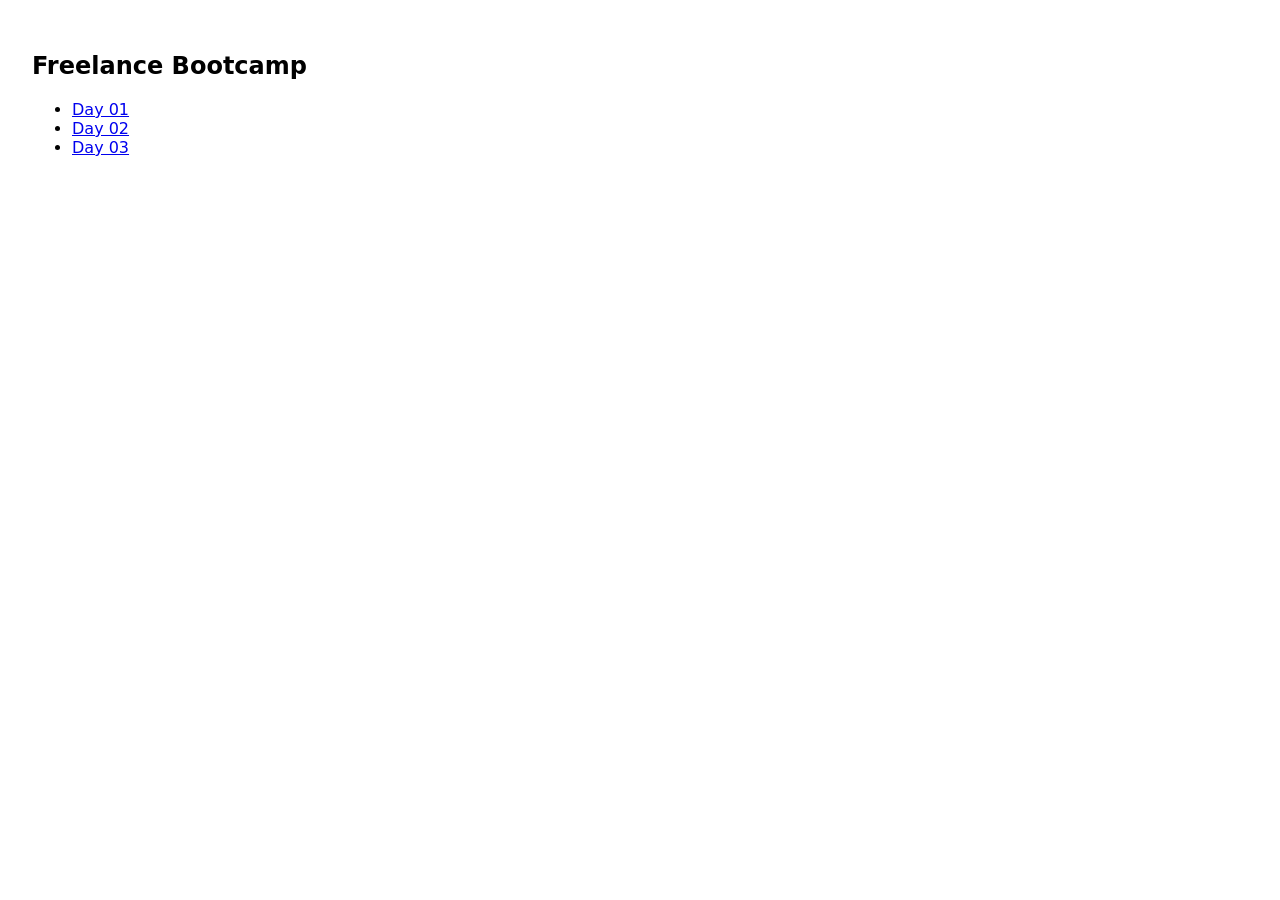
<file: index.html>
<!doctype html>
<html>
	<head>
		<meta charset="UTF-8" />
		<meta name="viewport" content="width=device-width, initial-scale=1.0" />
		<title>Freelance Bootcamp</title>
	</head>
	<body style="font-family: system-ui; padding: 24px;">
		<h2>Freelance Bootcamp</h2>
		<ul>
			<li><a href="./day-01/index.html">Day 01</a></li>
			<li><a href="./day-02/index.html">Day 02</a></li>
			<li><a href="./day-03/index.html">Day 03</a></li>
		</ul>
	</body>
</html>
</file>
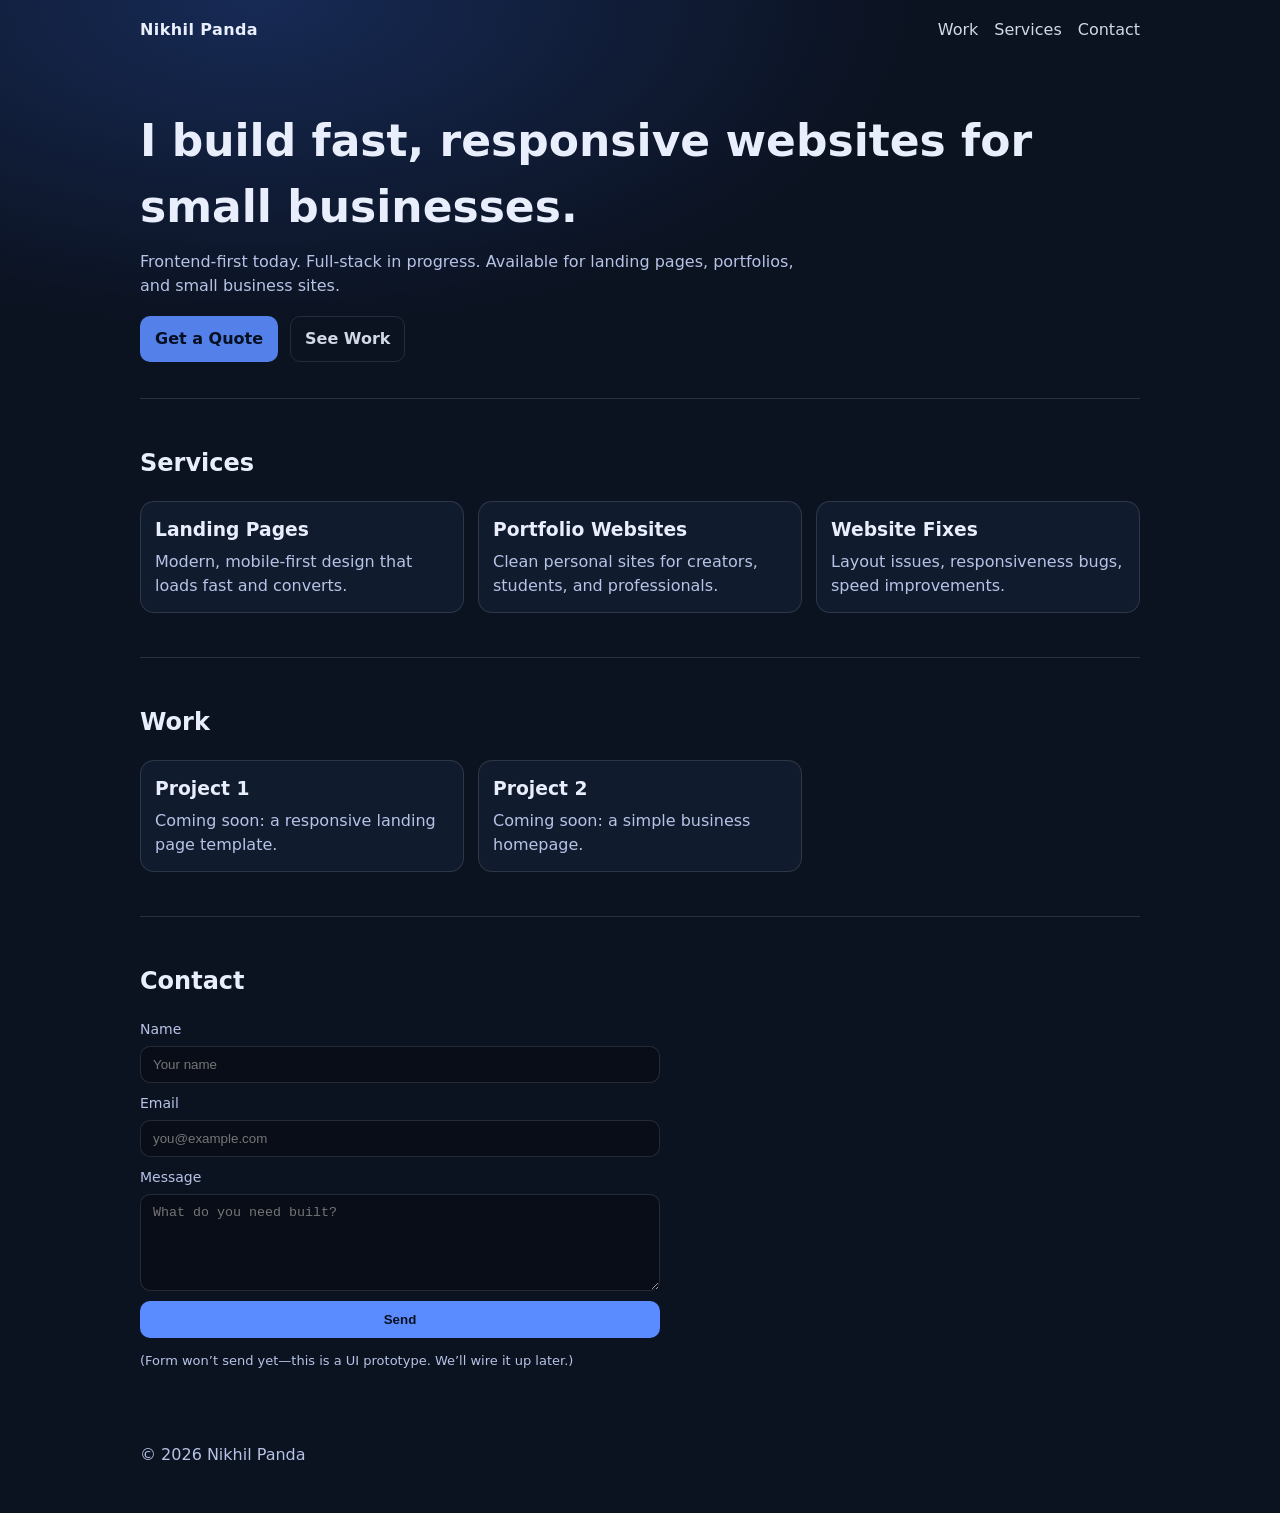
<file: day-01/index.html>
<!doctype html>
<html lang="en">
	<head>
		<meta charset="UTF-8" />
		<meta name="viewport" content="width=device-width, initial-scale=1.0" />
		<title>Nikhil Panda | Web Developer</title>
		<link rel="stylesheet" href="./style.css" />
	</head>
	<body>
		<header class="container header">
			<div class="brand">Nikhil Panda</div>
			<nav class="nav">
				<a href="#work">Work</a>
				<a href="#services">Services</a>
				<a href="#contact">Contact</a>
			</nav>
		</header>

		<main class="container">
			<section class="hero">
				<h1>I build fast, responsive websites for small businesses.</h1>
				<p>
					Frontend-first today. Full‑stack in progress. Available for landing pages,
					portfolios, and small business sites.
				</p>
				<div class="buttons">
					<a class="btn primary" href="#contact">Get a Quote</a>
					<a class="btn" href="#work">See Work</a>
				</div>
			</section>

			<section id="services" class="section">
				<h2>Services</h2>
				<div class="grid">
					<div class="card">
						<h3>Landing Pages</h3>
						<p>Modern, mobile-first design that loads fast and converts.</p>
					</div>
					<div class="card">
						<h3>Portfolio Websites</h3>
						<p>Clean personal sites for creators, students, and professionals.</p>
					</div>
					<div class="card">
						<h3>Website Fixes</h3>
						<p>Layout issues, responsiveness bugs, speed improvements.</p>
					</div>
				</div>
			</section>

			<section id="work" class="section">
				<h2>Work</h2>
				<div class="grid">
					<div class="card">
						<h3>Project 1</h3>
						<p>Coming soon: a responsive landing page template.</p>
					</div>
					<div class="card">
						<h3>Project 2</h3>
						<p>Coming soon: a simple business homepage.</p>
					</div>
				</div>
			</section>

			<section id="contact" class="section">
				<h2>Contact</h2>
				<form class="form">
					<label>
						Name
						<input type="text" placeholder="Your name" required />
					</label>
					<label>
						Email
						<input type="email" placeholder="you@example.com" required />
					</label>
					<label>
						Message
						<textarea rows="5" placeholder="What do you need built?" required></textarea>
					</label>
					<button class="btn primary" type="submit">Send</button>
				</form>
				<p class="note">
					(Form won’t send yet—this is a UI prototype. We’ll wire it up later.)
				</p>
			</section>
		</main>

		<footer class="container footer">
			<p>© <span id="year"></span> Nikhil Panda</p>
		</footer>

		<script>
			document.getElementById("year").textContent = new Date().getFullYear();
		</script>
	</body>
</html>
</file>
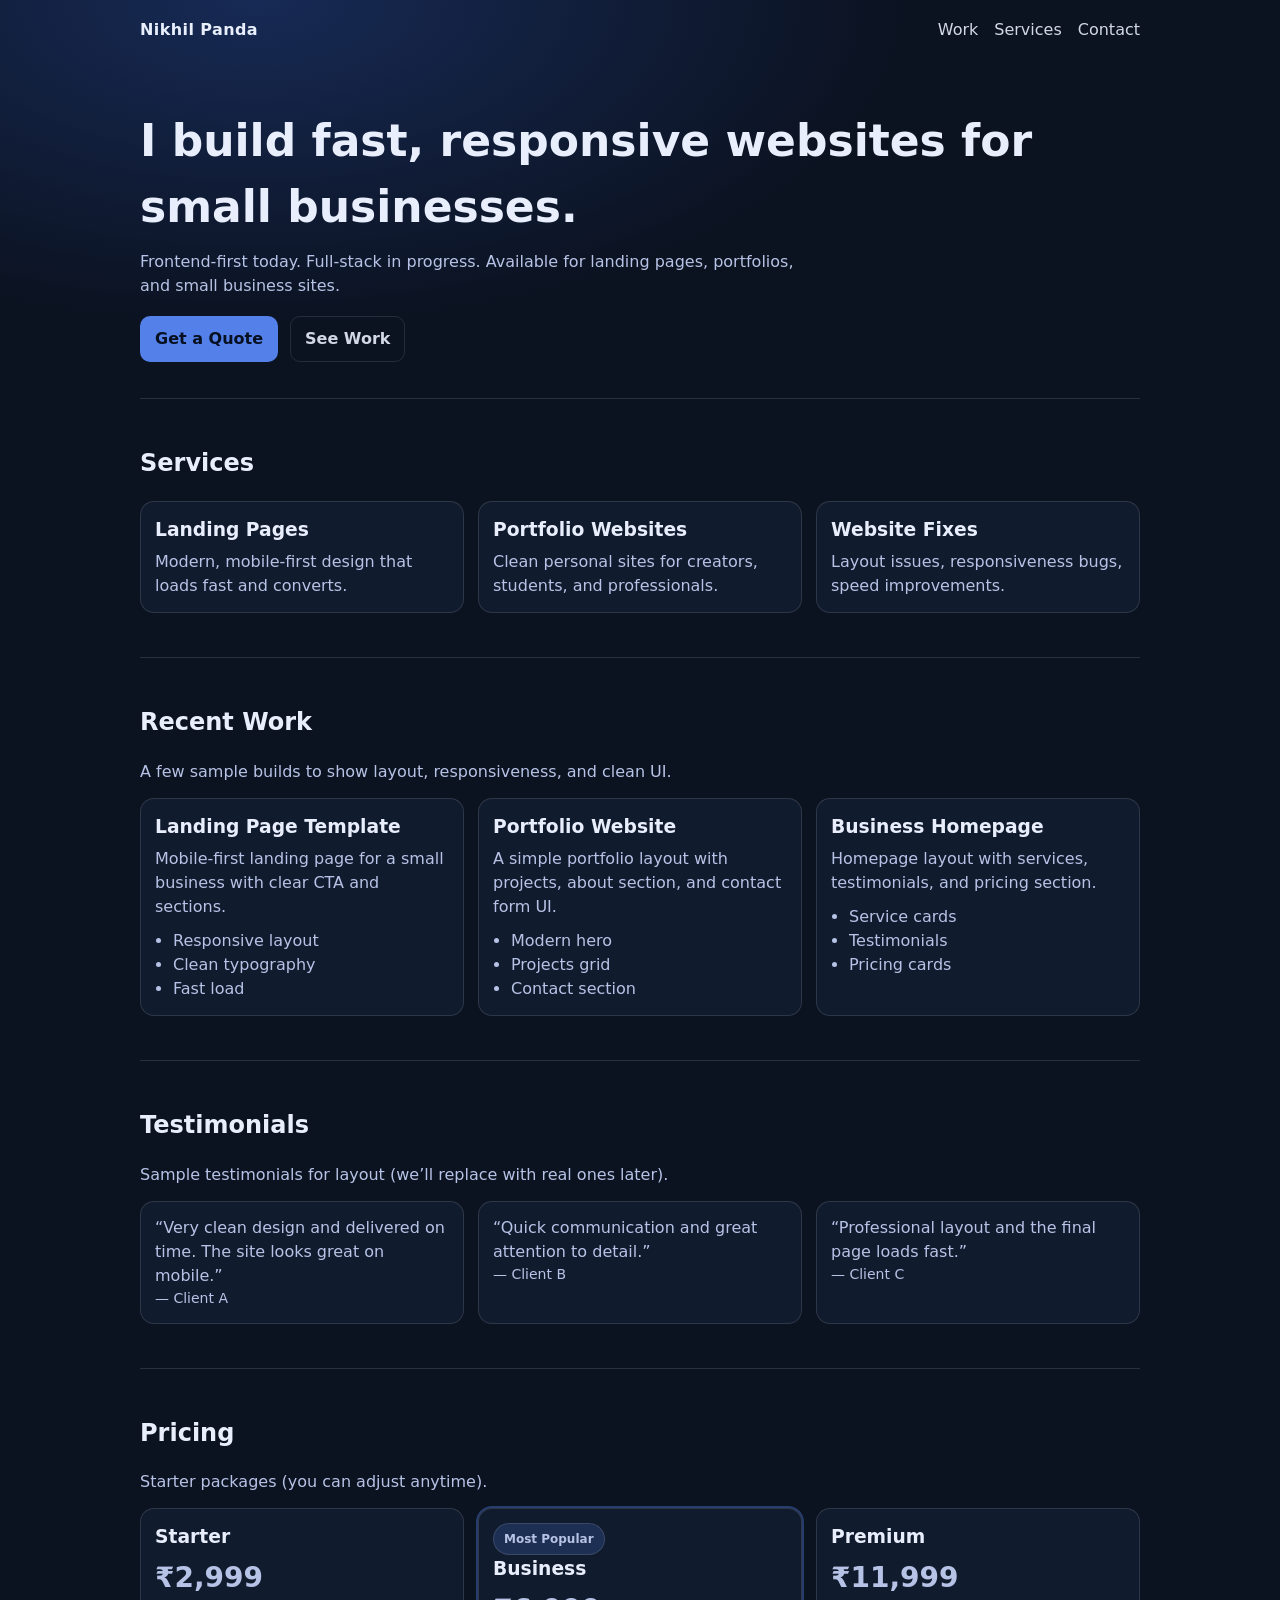
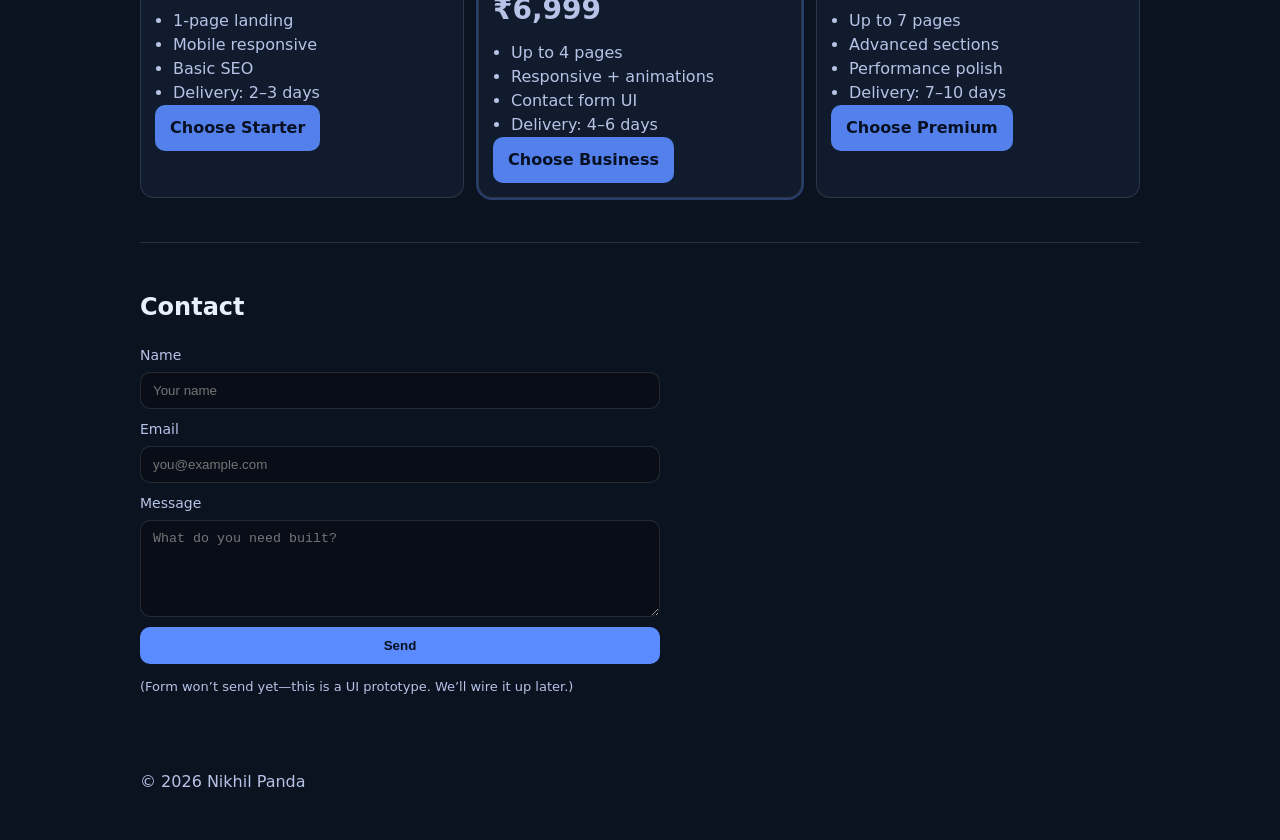
<file: day-02/index.html>
<!doctype html>
<html lang="en">
	<head>
		<meta charset="UTF-8" />
		<meta name="viewport" content="width=device-width, initial-scale=1.0" />
		<title>Nikhil Panda | Web Developer</title>
		<link rel="stylesheet" href="./style.css" />
	</head>
	<body>
		<header class="container header">
			<div class="brand">Nikhil Panda</div>
			<nav class="nav">
				<a href="#work">Work</a>
				<a href="#services">Services</a>
				<a href="#contact">Contact</a>
			</nav>
		</header>

		<main class="container">
			<section class="hero">
				<h1>I build fast, responsive websites for small businesses.</h1>
				<p>
					Frontend-first today. Full‑stack in progress. Available for landing pages,
					portfolios, and small business sites.
				</p>
				<div class="buttons">
					<a class="btn primary" href="#contact">Get a Quote</a>
					<a class="btn" href="#work">See Work</a>
				</div>
			</section>

			<section id="services" class="section">
				<h2>Services</h2>
				<div class="grid">
					<div class="card">
						<h3>Landing Pages</h3>
						<p>Modern, mobile-first design that loads fast and converts.</p>
					</div>
					<div class="card">
						<h3>Portfolio Websites</h3>
						<p>Clean personal sites for creators, students, and professionals.</p>
					</div>
					<div class="card">
						<h3>Website Fixes</h3>
						<p>Layout issues, responsiveness bugs, speed improvements.</p>
					</div>
				</div>
			</section>

			<section id="work" class="section">
	<h2>Recent Work</h2>
	<p class="section-subtitle">A few sample builds to show layout, responsiveness, and clean UI.</p>

	<div class="grid work-grid">
		<article class="card">
			<h3>Landing Page Template</h3>
			<p>Mobile-first landing page for a small business with clear CTA and sections.</p>
			<ul class="list">
				<li>Responsive layout</li>
				<li>Clean typography</li>
				<li>Fast load</li>
			</ul>
		</article>

		<article class="card">
			<h3>Portfolio Website</h3>
			<p>A simple portfolio layout with projects, about section, and contact form UI.</p>
			<ul class="list">
				<li>Modern hero</li>
				<li>Projects grid</li>
				<li>Contact section</li>
			</ul>
		</article>

		<article class="card">
			<h3>Business Homepage</h3>
			<p>Homepage layout with services, testimonials, and pricing section.</p>
			<ul class="list">
				<li>Service cards</li>
				<li>Testimonials</li>
				<li>Pricing cards</li>
			</ul>
		</article>
	</div>
</section>

<section class="section" id="testimonials">
	<h2>Testimonials</h2>
	<p class="section-subtitle">Sample testimonials for layout (we’ll replace with real ones later).</p>

	<div class="grid">
		<div class="card">
			<p class="quote">“Very clean design and delivered on time. The site looks great on mobile.”</p>
			<p class="quote-by">— Client A</p>
		</div>
		<div class="card">
			<p class="quote">“Quick communication and great attention to detail.”</p>
			<p class="quote-by">— Client B</p>
		</div>
		<div class="card">
			<p class="quote">“Professional layout and the final page loads fast.”</p>
			<p class="quote-by">— Client C</p>
		</div>
	</div>
</section>

<section class="section" id="pricing">
	<h2>Pricing</h2>
	<p class="section-subtitle">Starter packages (you can adjust anytime).</p>

	<div class="grid">
		<div class="card price">
			<h3>Starter</h3>
			<p class="price-tag">₹2,999</p>
			<ul class="list">
				<li>1-page landing</li>
				<li>Mobile responsive</li>
				<li>Basic SEO</li>
				<li>Delivery: 2–3 days</li>
			</ul>
			<a class="btn primary" href="#contact">Choose Starter</a>
		</div>

		<div class="card price popular">
			<p class="badge">Most Popular</p>
			<h3>Business</h3>
			<p class="price-tag">₹6,999</p>
			<ul class="list">
				<li>Up to 4 pages</li>
				<li>Responsive + animations</li>
				<li>Contact form UI</li>
				<li>Delivery: 4–6 days</li>
			</ul>
			<a class="btn primary" href="#contact">Choose Business</a>
		</div>

		<div class="card price">
			<h3>Premium</h3>
			<p class="price-tag">₹11,999</p>
			<ul class="list">
				<li>Up to 7 pages</li>
				<li>Advanced sections</li>
				<li>Performance polish</li>
				<li>Delivery: 7–10 days</li>
			</ul>
			<a class="btn primary" href="#contact">Choose Premium</a>
		</div>
	</div>
</section>

			<section id="contact" class="section">
				<h2>Contact</h2>
				<form class="form">
					<label>
						Name
						<input type="text" placeholder="Your name" required />
					</label>
					<label>
						Email
						<input type="email" placeholder="you@example.com" required />
					</label>
					<label>
						Message
						<textarea rows="5" placeholder="What do you need built?" required></textarea>
					</label>
					<button class="btn primary" type="submit">Send</button>
				</form>
				<p class="note">
					(Form won’t send yet—this is a UI prototype. We’ll wire it up later.)
				</p>
			</section>
		</main>

		<footer class="container footer">
			<p>© <span id="year"></span> Nikhil Panda</p>
		</footer>

		<script>
			document.getElementById("year").textContent = new Date().getFullYear();
		</script>
	</body>
</html>
</file>
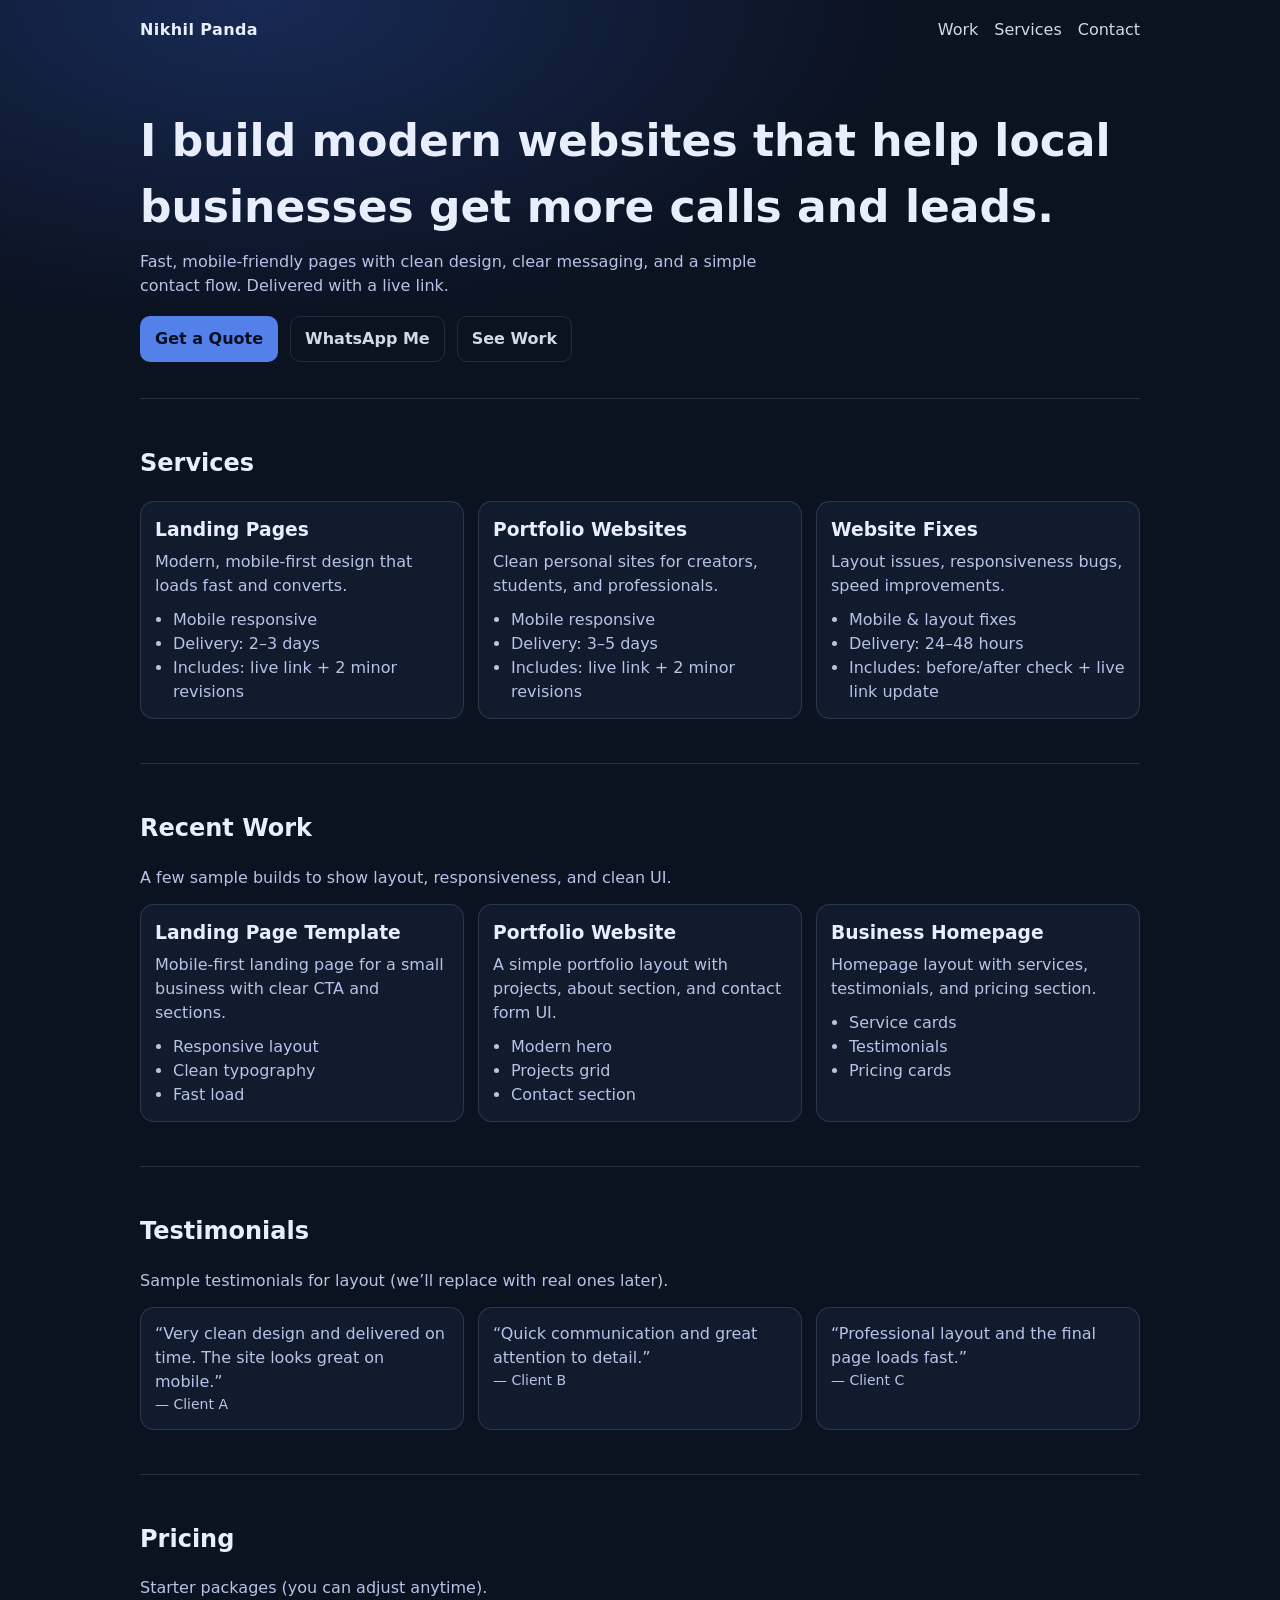
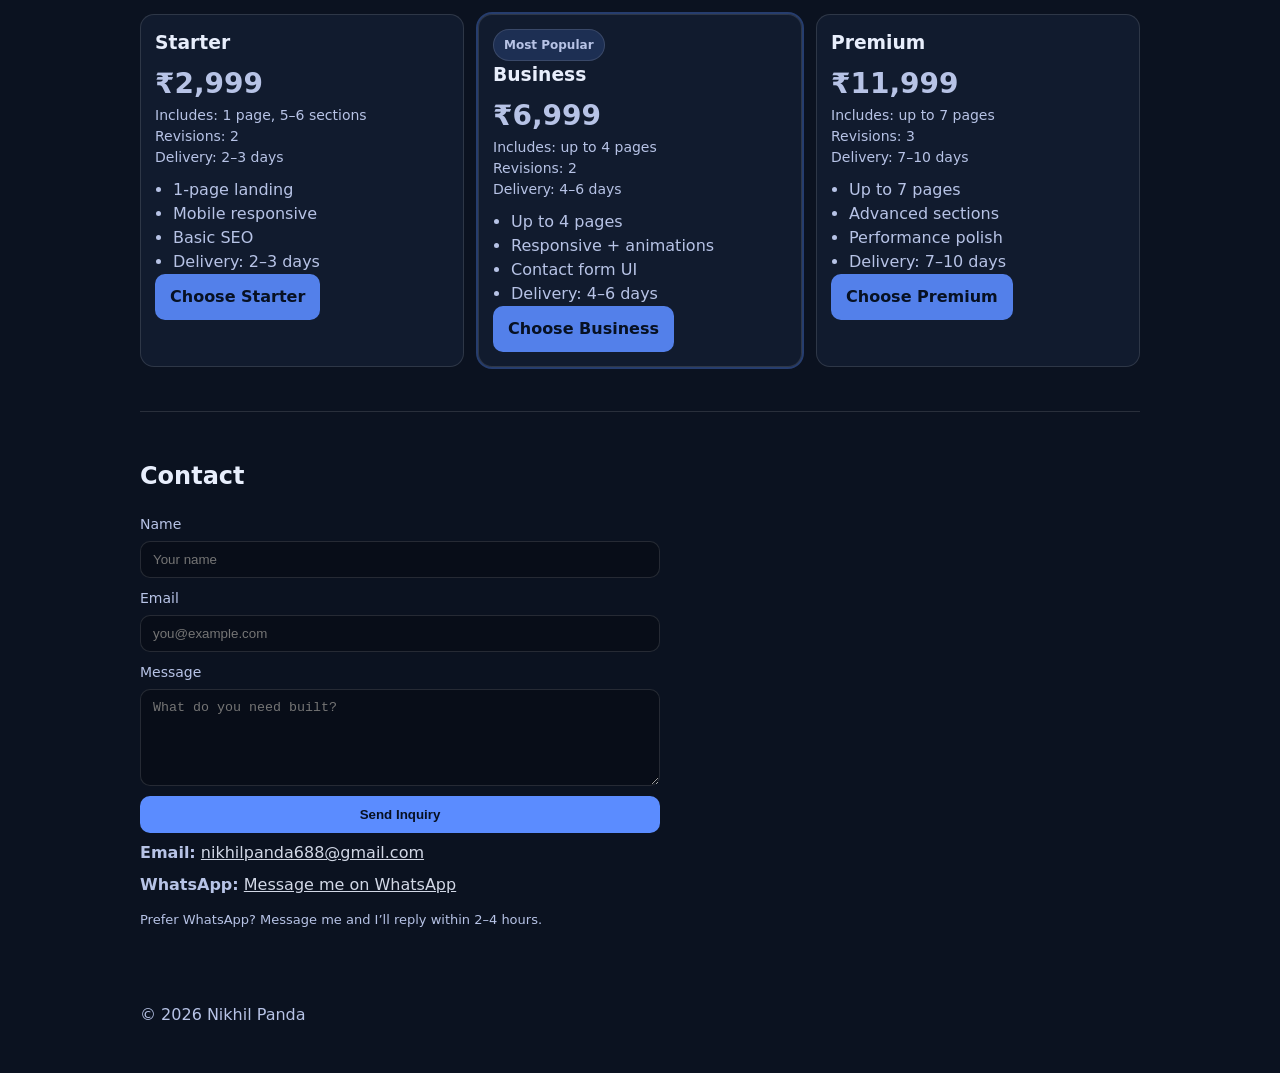
<file: day-03/index.html>
<!doctype html>
<html lang="en">
	<head>
		<meta charset="UTF-8" />
		<meta name="viewport" content="width=device-width, initial-scale=1.0" />
		<title>Nikhil Panda | Web Developer</title>
		<link rel="stylesheet" href="./style.css" />
	</head>
	<body>
		<header class="container header">
			<div class="brand">Nikhil Panda</div>
			<nav class="nav">
				<a href="#work">Work</a>
				<a href="#services">Services</a>
				<a href="#contact">Contact</a>
			</nav>
		</header>

		<main class="container">
			<section class="hero">
				<h1>I build modern websites that help local businesses get more calls and leads.</h1>
				<p>Fast, mobile‑friendly pages with clean design, clear messaging, and a simple contact flow. Delivered with a live link.</p>
				<div class="buttons">
					<a class="btn primary" href="#contact">Get a Quote</a>
					<a class="btn" href="https://wa.me/919692207623" target="_blank" rel="noreferrer">WhatsApp Me</a>
					<a class="btn" href="#work">See Work</a>
				</div>
			</section>

			<section id="services" class="section">
				<h2>Services</h2>
				<div class="grid">
					<div class="card">
						<h3>Landing Pages</h3>
						<p>Modern, mobile-first design that loads fast and converts.</p>
						<ul class="list">
							<li>Mobile responsive</li>
							<li>Delivery: 2–3 days</li>
							<li>Includes: live link + 2 minor revisions</li>
						</ul>
					</div>
					<div class="card">
						<h3>Portfolio Websites</h3>
						<p>Clean personal sites for creators, students, and professionals.</p>
						<ul class="list">
							<li>Mobile responsive</li>
							<li>Delivery: 3–5 days</li>
							<li>Includes: live link + 2 minor revisions</li>
						</ul>
					</div>
					<div class="card">
						<h3>Website Fixes</h3>
						<p>Layout issues, responsiveness bugs, speed improvements.</p>
						<ul class="list">
							<li>Mobile & layout fixes</li>
							<li>Delivery: 24–48 hours</li>
							<li>Includes: before/after check + live link update</li>
						</ul>
					</div>
				</div>
			</section>

			<section id="work" class="section">
			<h2>Recent Work</h2>
			<p class="section-subtitle">A few sample builds to show layout, responsiveness, and clean UI.</p>

			<div class="grid work-grid">
			<article class="card">
			<h3>Landing Page Template</h3>
			<p>Mobile-first landing page for a small business with clear CTA and sections.</p>
			<ul class="list">
				<li>Responsive layout</li>
				<li>Clean typography</li>
				<li>Fast load</li>
			</ul>
		</article>

		<article class="card">
			<h3>Portfolio Website</h3>
			<p>A simple portfolio layout with projects, about section, and contact form UI.</p>
			<ul class="list">
				<li>Modern hero</li>
				<li>Projects grid</li>
				<li>Contact section</li>
			</ul>
		</article>

		<article class="card">
			<h3>Business Homepage</h3>
			<p>Homepage layout with services, testimonials, and pricing section.</p>
			<ul class="list">
				<li>Service cards</li>
				<li>Testimonials</li>
				<li>Pricing cards</li>
			</ul>
		</article>
	</div>
</section>

<section class="section" id="testimonials">
	<h2>Testimonials</h2>
	<p class="section-subtitle">Sample testimonials for layout (we’ll replace with real ones later).</p>

	<div class="grid">
		<div class="card">
			<p class="quote">“Very clean design and delivered on time. The site looks great on mobile.”</p>
			<p class="quote-by">— Client A</p>
		</div>
		<div class="card">
			<p class="quote">“Quick communication and great attention to detail.”</p>
			<p class="quote-by">— Client B</p>
		</div>
		<div class="card">
			<p class="quote">“Professional layout and the final page loads fast.”</p>
			<p class="quote-by">— Client C</p>
		</div>
	</div>
</section>

<section class="section" id="pricing">
	<h2>Pricing</h2>
	<p class="section-subtitle">Starter packages (you can adjust anytime).</p>

	<div class="grid">
		<div class="card price">
			<h3>Starter</h3>
			<p class="price-tag">₹2,999</p>
			<p class="meta">Includes: 1 page, 5–6 sections</p>
			<p class="meta">Revisions: 2</p>
			<p class="meta">Delivery: 2–3 days</p>
			<ul class="list">
				<li>1-page landing</li>
				<li>Mobile responsive</li>
				<li>Basic SEO</li>
				<li>Delivery: 2–3 days</li>
			</ul>
			<a class="btn primary" href="#contact">Choose Starter</a>
		</div>

		<div class="card price popular">
			<p class="badge">Most Popular</p>
			<h3>Business</h3>
			<p class="price-tag">₹6,999</p>
			<p class="meta">Includes: up to 4 pages</p>
			<p class="meta">Revisions: 2</p>
			<p class="meta">Delivery: 4–6 days</p>
			<ul class="list">
				<li>Up to 4 pages</li>
				<li>Responsive + animations</li>
				<li>Contact form UI</li>
				<li>Delivery: 4–6 days</li>
			</ul>
			<a class="btn primary" href="#contact">Choose Business</a>
		</div>

		<div class="card price">
			<h3>Premium</h3>
			<p class="price-tag">₹11,999</p>
			<p class="meta">Includes: up to 7 pages</p>
			<p class="meta">Revisions: 3</p>
			<p class="meta">Delivery: 7–10 days</p>
			<ul class="list">
				<li>Up to 7 pages</li>
				<li>Advanced sections</li>
				<li>Performance polish</li>
				<li>Delivery: 7–10 days</li>
			</ul>
			<a class="btn primary" href="#contact">Choose Premium</a>
		</div>
	</div>
</section>

<section id="contact" class="section">
				<h2>Contact</h2>
				<form class="form">
					<label>
						Name
						<input type="text" placeholder="Your name" required />
					</label>
					<label>
						Email
						<input type="email" placeholder="you@example.com" required />
					</label>
					<label>
						Message
						<textarea rows="5" placeholder="What do you need built?" required></textarea>
					</label>
					<button class="btn primary" type="submit">Send Inquiry</button>
				</form>
				<div class="contact-links">
					<p>
					<strong>Email:</strong>
					<a href="mailto:nikhilpanda688@gmail.com">nikhilpanda688@gmail.com</a>
					</p>
					<p>
					<strong>WhatsApp:</strong>
					<a href="https://wa.me/919692207623" target="_blank" rel="noreferrer">
					Message me on WhatsApp
					</a>
					</p>
				</div>
				<p class="note">Prefer WhatsApp? Message me and I’ll reply within 2–4 hours.</p>
			</section>
		</main>

		<footer class="container footer">
			<p>© <span id="year"></span> Nikhil Panda</p>
		</footer>

		<script>
			document.getElementById("year").textContent = new Date().getFullYear();
		</script>
	</body>
</html>
</file>
<file: day-01/style.css>
:root {
	--bg: #0b1220;
	--card: #111b2e;
	--text: #e8eefc;
	--muted: #b7c3e6;
	--accent: #5b8cff;
	--border: rgba(255, 255, 255, 0.12);
}

* { box-sizing: border-box; }

body {
	margin: 0;
	font-family: system-ui, -apple-system, Segoe UI, Roboto, Arial, sans-serif;
	background: radial-gradient(1200px 600px at 20% 0%, #172a55 0%, var(--bg) 55%);
	color: var(--text);
	line-height: 1.5;
}

a { color: var(--text); text-decoration: none; opacity: 0.9; }
a:hover { opacity: 1; text-decoration: underline; }

.container {
	width: min(1000px, 92%);
	margin: 0 auto;
}

.header {
	display: flex;
	align-items: center;
	justify-content: space-between;
	padding: 18px 0;
}

.brand { font-weight: 700; letter-spacing: 0.4px; }

.nav { display: flex; gap: 16px; }

.hero {
	padding: 48px 0 18px;
}

.hero h1 {
	font-size: clamp(28px, 4vw, 44px);
	margin: 0 0 10px;
}

.hero p { color: var(--muted); margin: 0 0 18px; max-width: 65ch; }

.buttons { display: flex; gap: 12px; flex-wrap: wrap; }

.btn {
	display: inline-block;
	padding: 10px 14px;
	border: 1px solid var(--border);
	border-radius: 10px;
	background: transparent;
	color: var(--text);
	font-weight: 600;
}

.btn.primary {
	background: var(--accent);
	border-color: transparent;
	color: #071022;
}

.section { padding: 26px 0; border-top: 1px solid var(--border); margin-top: 18px; }

.grid {
	display: grid;
	grid-template-columns: repeat(3, 1fr);
	gap: 14px;
}

.card {
	background: var(--card);
	border: 1px solid var(--border);
	border-radius: 14px;
	padding: 14px;
}

.card h3 { margin: 0 0 6px; }
.card p { margin: 0; color: var(--muted); }

.form {
	display: grid;
	gap: 10px;
	max-width: 520px;
}
input, textarea {
	width: 100%;
	padding: 10px 12px;
	border-radius: 10px;
	border: 1px solid var(--border);
	background: rgba(0,0,0,0.25);
	color: var(--text);
	outline: none;
}

label { display: grid; gap: 6px; color: var(--muted); font-size: 14px; }

.note { color: var(--muted); font-size: 13px; }

.footer { padding: 18px 0 30px; color: var(--muted); }

@media (max-width: 860px) {
	.grid { grid-template-columns: 1fr; }
	.header { flex-direction: column; align-items: flex-start; gap: 10px; }
}
</file>
<file: day-02/style.css>
:root {
	--bg: #0b1220;
	--card: #111b2e;
	--text: #e8eefc;
	--muted: #b7c3e6;
	--accent: #5b8cff;
	--border: rgba(255, 255, 255, 0.12);
}

* { box-sizing: border-box; }

body {
	margin: 0;
	font-family: system-ui, -apple-system, Segoe UI, Roboto, Arial, sans-serif;
	background: radial-gradient(1200px 600px at 20% 0%, #172a55 0%, var(--bg) 55%);
	color: var(--text);
	line-height: 1.5;
}

a { color: var(--text); text-decoration: none; opacity: 0.9; }
a:hover { opacity: 1; text-decoration: underline; }

.container {
	width: min(1000px, 92%);
	margin: 0 auto;
}

.header {
	display: flex;
	align-items: center;
	justify-content: space-between;
	padding: 18px 0;
}

.brand { font-weight: 700; letter-spacing: 0.4px; }

.nav { display: flex; gap: 16px; }

.hero {
	padding: 48px 0 18px;
}

.hero h1 {
	font-size: clamp(28px, 4vw, 44px);
	margin: 0 0 10px;
}

.hero p { color: var(--muted); margin: 0 0 18px; max-width: 65ch; }

.buttons { display: flex; gap: 12px; flex-wrap: wrap; }

.btn {
	display: inline-block;
	padding: 10px 14px;
	border: 1px solid var(--border);
	border-radius: 10px;
	background: transparent;
	color: var(--text);
	font-weight: 600;
}

.btn.primary {
	background: var(--accent);
	border-color: transparent;
	color: #071022;
}

.section { padding: 26px 0; border-top: 1px solid var(--border); margin-top: 18px; }

.grid {
	display: grid;
	grid-template-columns: repeat(3, 1fr);
	gap: 14px;
}

.card {
	background: var(--card);
	border: 1px solid var(--border);
	border-radius: 14px;
	padding: 14px;
}

.card h3 { margin: 0 0 6px; }
.card p { margin: 0; color: var(--muted); }

.form {
	display: grid;
	gap: 10px;
	max-width: 520px;
}
input, textarea {
	width: 100%;
	padding: 10px 12px;
	border-radius: 10px;
	border: 1px solid var(--border);
	background: rgba(0,0,0,0.25);
	color: var(--text);
	outline: none;
}

label { display: grid; gap: 6px; color: var(--muted); font-size: 14px; }

.note { color: var(--muted); font-size: 13px; }

.footer { padding: 18px 0 30px; color: var(--muted); }

@media (max-width: 860px) {
	.grid { grid-template-columns: 1fr; }
	.header { flex-direction: column; align-items: flex-start; gap: 10px; }
}

.section-subtitle {
	color: var(--muted);
	margin: 8px 0 14px;
	max-width: 70ch;
}

.list {
	margin: 10px 0 0;
	padding-left: 18px;
	color: var(--muted);
}

.quote { margin: 0; color: var(--text); }
.quote-by { margin: 10px 0 0; color: var(--muted); font-size: 14px; }

.price { position: relative; }
.price-tag { font-size: 28px; font-weight: 800; margin: 8px 0 12px; }

.badge {
	display: inline-block;
	font-size: 12px;
	font-weight: 700;
	padding: 6px 10px;
	border-radius: 999px;
	background: rgba(91, 140, 255, 0.18);
	border: 1px solid var(--border);
	margin: 0 0 10px;
}

.popular {
	outline: 2px solid rgba(91, 140, 255, 0.35);
}
</file>
<file: day-03/style.css>
:root {
	--bg: #0b1220;
	--card: #111b2e;
	--text: #e8eefc;
	--muted: #b7c3e6;
	--accent: #5b8cff;
	--border: rgba(255, 255, 255, 0.12);
}

* { box-sizing: border-box; }

body {
	margin: 0;
	font-family: system-ui, -apple-system, Segoe UI, Roboto, Arial, sans-serif;
	background: radial-gradient(1200px 600px at 20% 0%, #172a55 0%, var(--bg) 55%);
	color: var(--text);
	line-height: 1.5;
}

a { color: var(--text); text-decoration: none; opacity: 0.9; }
a:hover { opacity: 1; text-decoration: underline; }

.container {
	width: min(1000px, 92%);
	margin: 0 auto;
}

.header {
	display: flex;
	align-items: center;
	justify-content: space-between;
	padding: 18px 0;
}

.brand { font-weight: 700; letter-spacing: 0.4px; }

.nav { display: flex; gap: 16px; }

.hero {
	padding: 48px 0 18px;
}

.hero h1 {
	font-size: clamp(28px, 4vw, 44px);
	margin: 0 0 10px;
}

.hero p { color: var(--muted); margin: 0 0 18px; max-width: 65ch; }

.buttons { display: flex; gap: 12px; flex-wrap: wrap; }

.btn {
	display: inline-block;
	padding: 10px 14px;
	border: 1px solid var(--border);
	border-radius: 10px;
	background: transparent;
	color: var(--text);
	font-weight: 600;
}

.btn.primary {
	background: var(--accent);
	border-color: transparent;
	color: #071022;
}

.section { padding: 26px 0; border-top: 1px solid var(--border); margin-top: 18px; }

.grid {
	display: grid;
	grid-template-columns: repeat(3, 1fr);
	gap: 14px;
}

.card {
	background: var(--card);
	border: 1px solid var(--border);
	border-radius: 14px;
	padding: 14px;
}

.card h3 { margin: 0 0 6px; }
.card p { margin: 0; color: var(--muted); }

.form {
	display: grid;
	gap: 10px;
	max-width: 520px;
}
input, textarea {
	width: 100%;
	padding: 10px 12px;
	border-radius: 10px;
	border: 1px solid var(--border);
	background: rgba(0,0,0,0.25);
	color: var(--text);
	outline: none;
}

label { display: grid; gap: 6px; color: var(--muted); font-size: 14px; }

.note { color: var(--muted); font-size: 13px; }

.footer { padding: 18px 0 30px; color: var(--muted); }

@media (max-width: 860px) {
	.grid { grid-template-columns: 1fr; }
	.header { flex-direction: column; align-items: flex-start; gap: 10px; }
}

.section-subtitle {
	color: var(--muted);
	margin: 8px 0 14px;
	max-width: 70ch;
}

.list {
	margin: 10px 0 0;
	padding-left: 18px;
	color: var(--muted);
}

.quote { margin: 0; color: var(--text); }
.quote-by { margin: 10px 0 0; color: var(--muted); font-size: 14px; }

.price { position: relative; }
.price-tag { font-size: 28px; font-weight: 800; margin: 8px 0 12px; }

.badge {
	display: inline-block;
	font-size: 12px;
	font-weight: 700;
	padding: 6px 10px;
	border-radius: 999px;
	background: rgba(91, 140, 255, 0.18);
	border: 1px solid var(--border);
	margin: 0 0 10px;
}

.popular {
	outline: 2px solid rgba(91, 140, 255, 0.35);
}

.meta {
	margin: 6px 0;
	color: var(--muted);
	font-size: 14px;
}

.contact-links p {
	margin: 8px 0;
	color: var(--muted);
}

.contact-links a {
	color: var(--text);
	text-decoration: underline;
}
</file>
